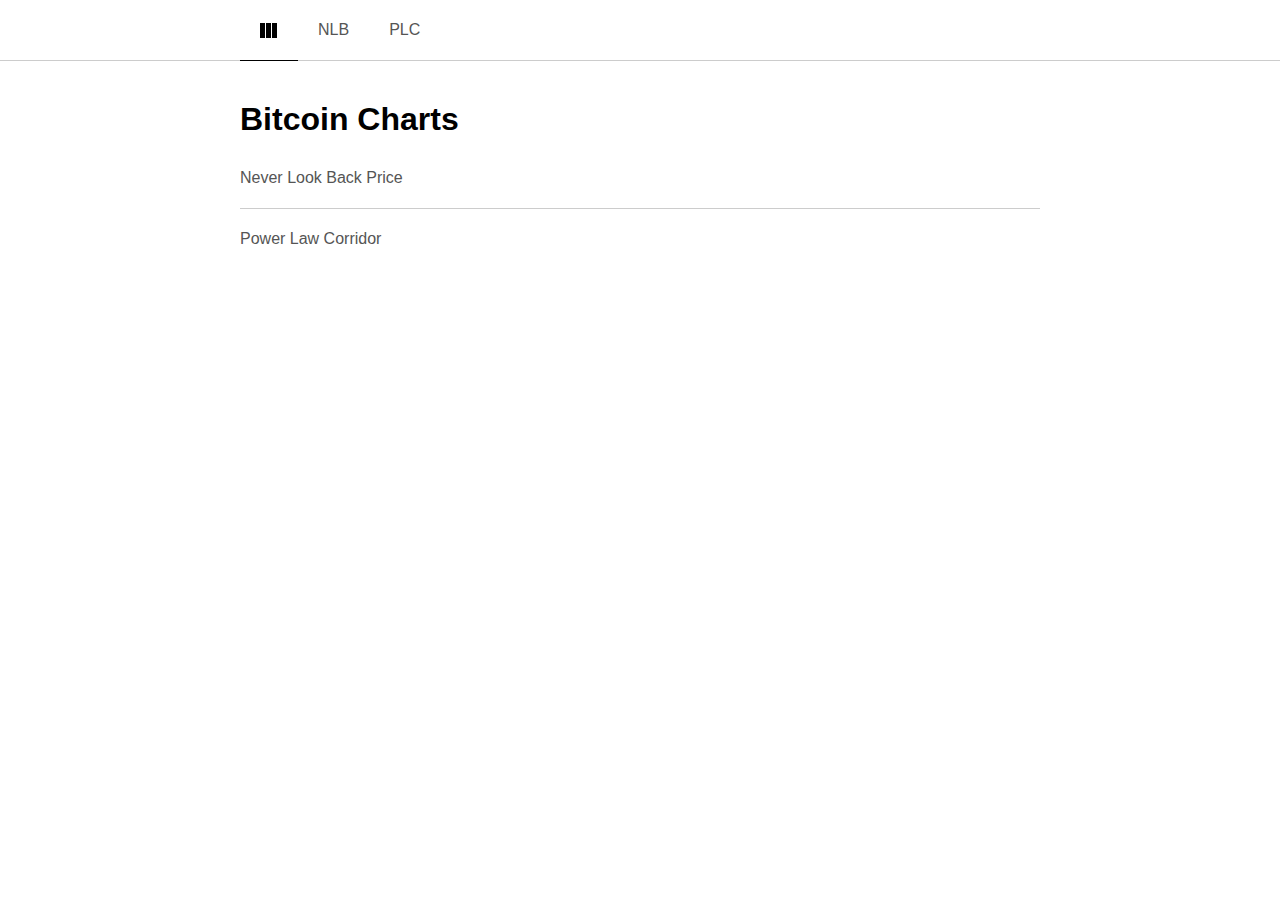
<file: index.html>
<html>
  <head>
    <title>Bitcoin Charts</title>
    <meta name="viewport" content="width=device-width, initial-scale=1.0">
    <link rel="shortcut icon" href="images/chart-icon.png" />
    <link rel="stylesheet" type="text/css" href="css/index.css"/>
    <link rel="stylesheet" type="text/css" href="css/responsive.css"/>
    <link rel="stylesheet" type="text/css" href="css/home.css"/>
    <!-- Global site tag (gtag.js) - Google Analytics -->
    <script async src="https://www.googletagmanager.com/gtag/js?id=UA-152601513-2"></script>
    <script>
      window.dataLayer = window.dataLayer || [];
      function gtag(){dataLayer.push(arguments);}
      gtag('js', new Date());
      gtag('config', 'UA-152601513-2');
    </script>
  </head>
  <body>
    <div class="nav-wrap">
      <div class="nav">
        <a class="home selected" href="/">
          <span></span>
          <span></span>
          <span></span>
        </a>
        <a href="/nlb.html">NLB</a>
        <a href="/plc.html">PLC</a>
        <!-- <a href="/stock-to-flow.html">Stock to Flow</a> -->
      </div>
    </div>
    <div class="content">
      <h1>Bitcoin Charts</h1>
      <div class="links">
        <a href="/nlb.html">Never Look Back Price</a>
        <a href="/plc.html">Power Law Corridor</a>
        <!-- <a href="/stock-to-flow.html">Stock to Flow</a> -->
      </div>
    </div>
  </body>
</html>
</file>
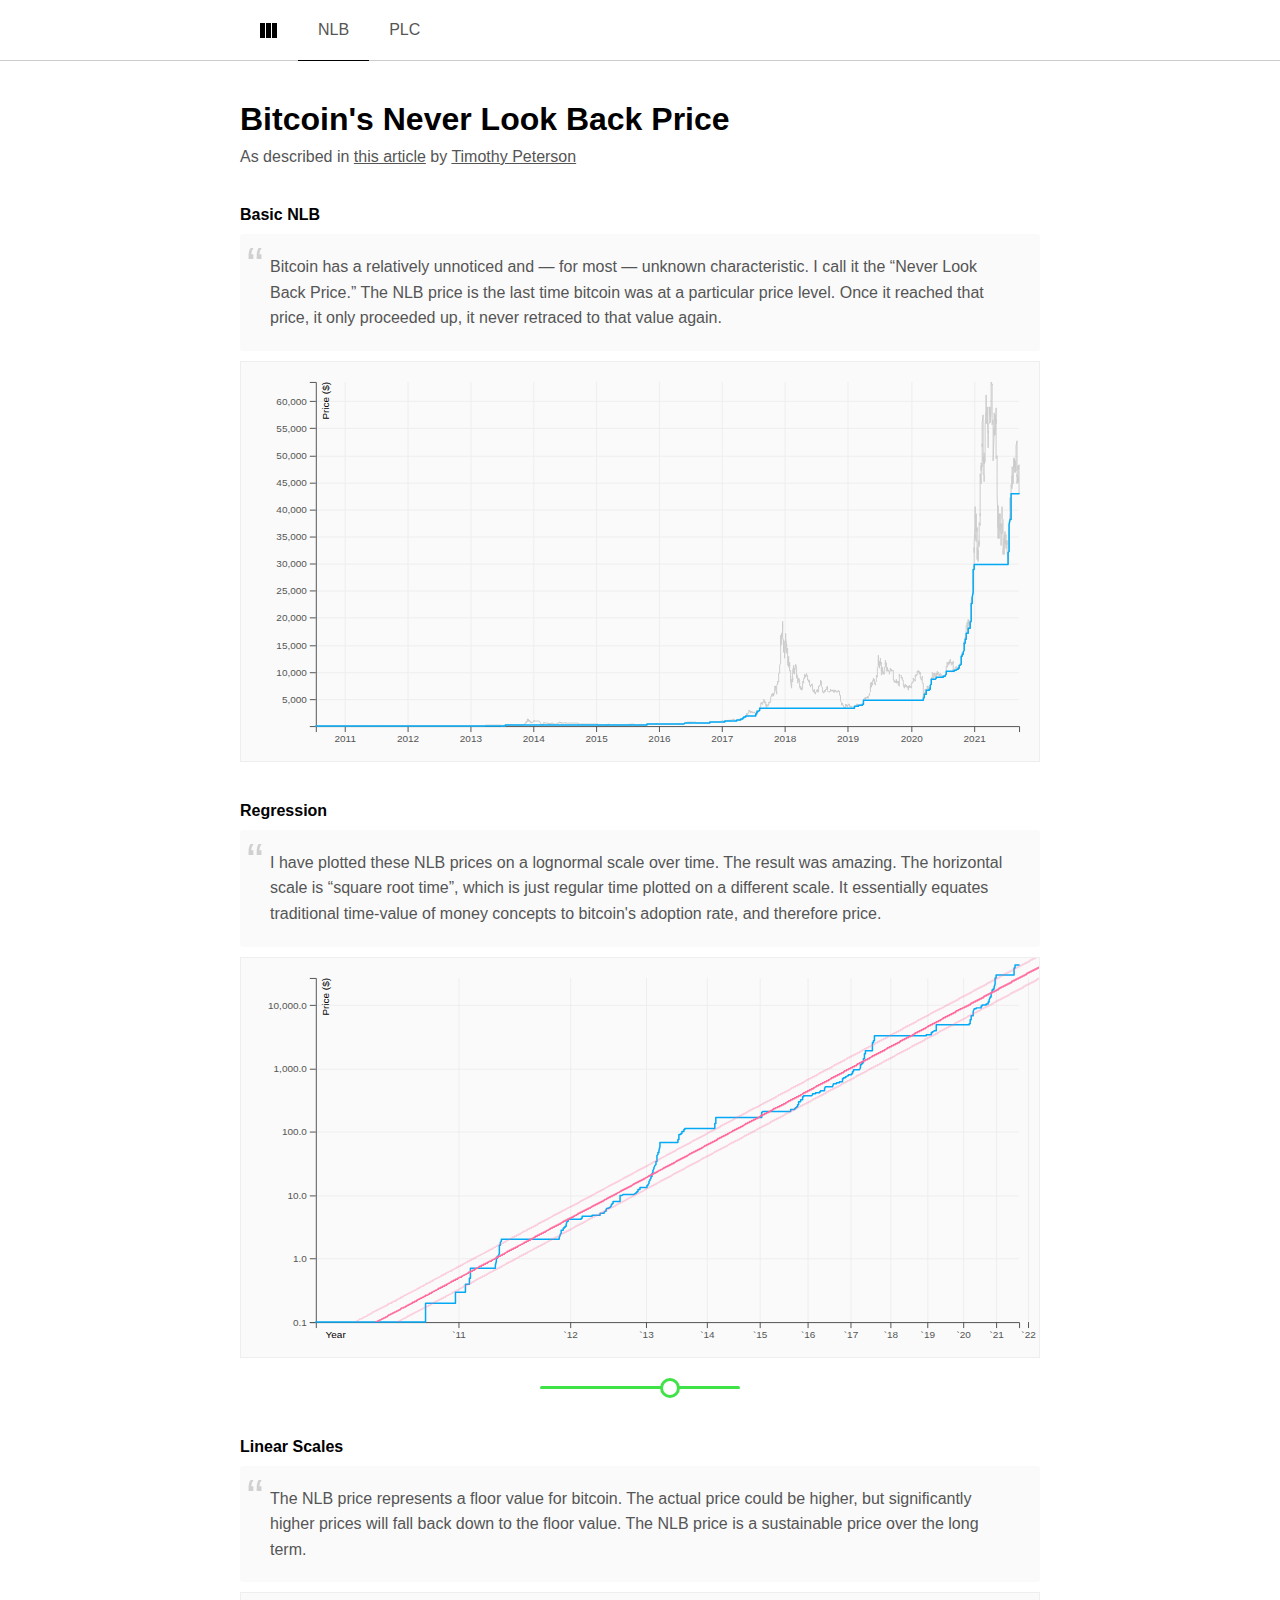
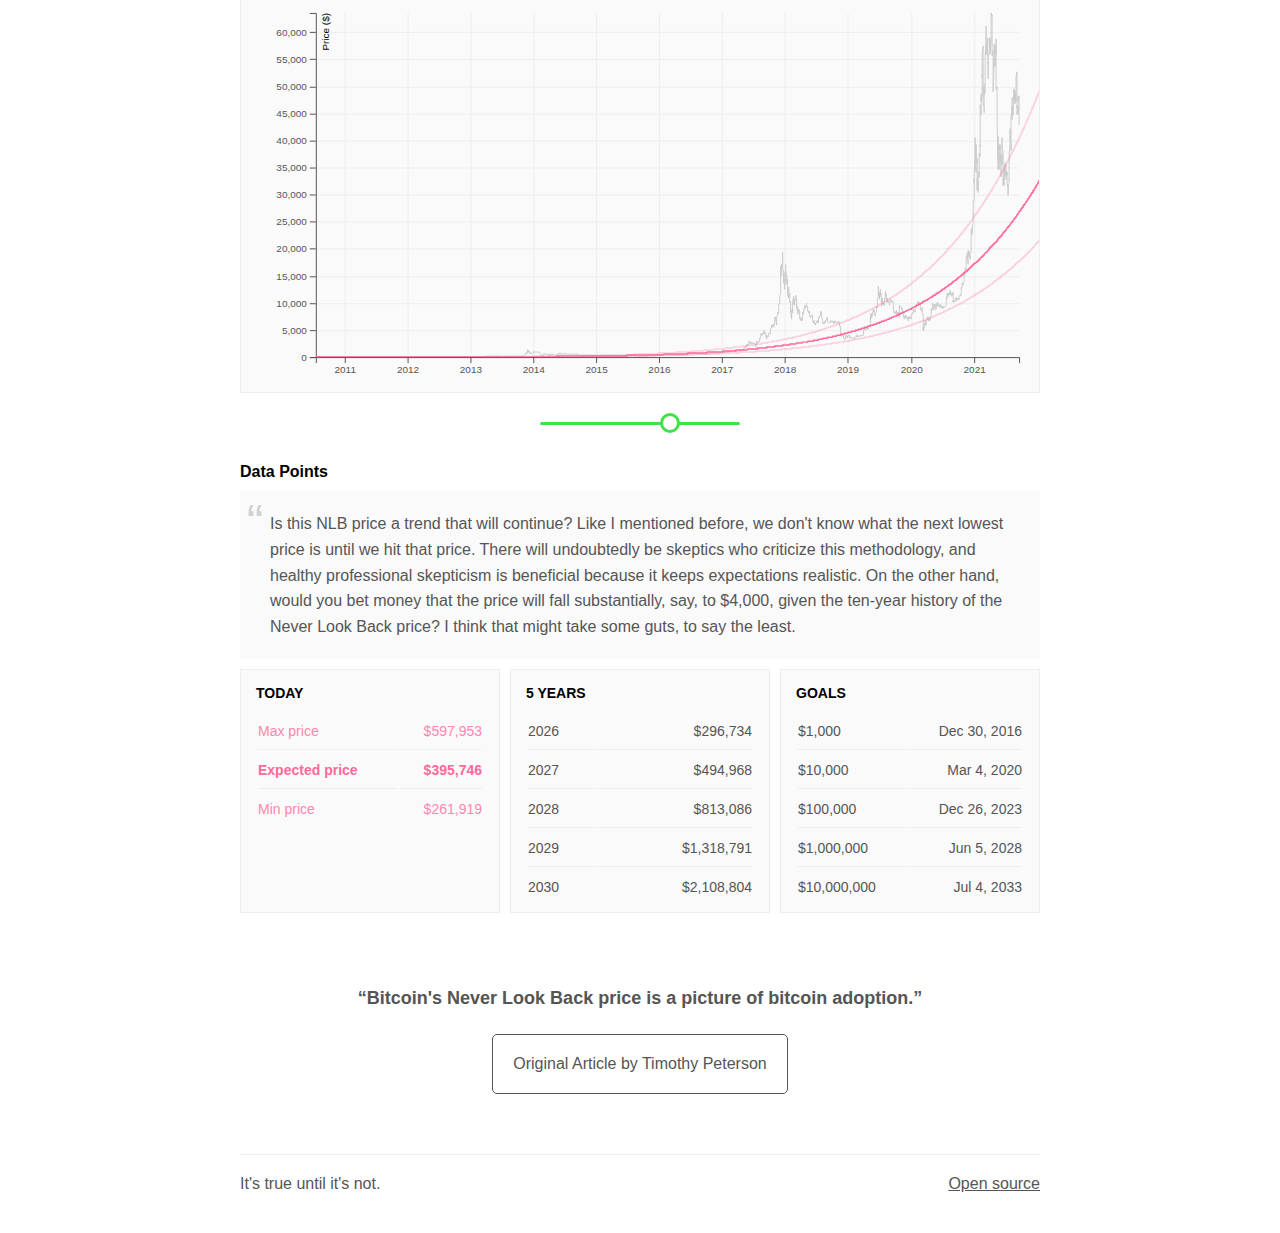
<file: nlb.html>
<html>
  <head>
    <title>Bitcoin - Never Look Back Price (NLB) Charts</title>
    <meta name="viewport" content="width=device-width, initial-scale=1.0">
    <link rel="shortcut icon" href="images/chart-icon.png" />
    <link rel="stylesheet" type="text/css" href="css/index.css"/>
    <link rel="stylesheet" type="text/css" href="css/responsive.css"/>
    <!-- Global site tag (gtag.js) - Google Analytics -->
    <script async src="https://www.googletagmanager.com/gtag/js?id=UA-152601513-2"></script>
    <script>
      window.dataLayer = window.dataLayer || [];
      function gtag(){dataLayer.push(arguments);}
      gtag('js', new Date());
      gtag('config', 'UA-152601513-2');
    </script>
  </head>
  <body>
    <div class="nav-wrap">
      <div class="nav">
        <a class="home" href="/">
          <span></span>
          <span></span>
          <span></span>
        </a>
        <a class="selected" href="/nlb.html">NLB</a>
        <a href="/plc.html">PLC</a>
        <!-- <a href="/stock-to-flow.html">Stock to Flow</a> -->
      </div>
    </div>
    <div class="content">
      <h1>Bitcoin's Never Look Back Price</h1>
      <p class="intro">
        As described in
        <!-- <a href="https://medium.com/@cane.island/why-bitcoin-is-never-looking-back-f06ab333742e">this Medium article</a> -->
        <!-- <a href="https://www.caneislandcrypto.com/blog/2019/10/5/why-bitcoin-is-never-looking-back">this article</a> -->
        <a href="https://static1.squarespace.com/static/5d580747908cdc0001e6792d/t/5e93243abadd4454b360bf18/1586701372057/research+note+4.12.pdf">this article</a>
        by
        <a href="https://twitter.com/nsquaredcrypto">Timothy Peterson</a>
      </p>

      <div id="basic">
        <div class="chart-header">
          <h2>Basic NLB</h2>
          <div class="chart-data chart-data-top">
            <div class="date"></div>
            <div>
              Price: <span class="price"></span>
              NLB: <span class="forward-minimum"></span>
            </div>
          </div>
        </div>
        <div class="description">
          <div class="quote">&ldquo;</div>
          <div class="inner">
            <p>
              Bitcoin has a relatively unnoticed and &mdash; for most &mdash; unknown
              characteristic. I call it the &ldquo;Never Look Back Price.&rdquo; The NLB price is
              the last time bitcoin was at a particular price level. Once it reached
              that price, it only proceeded up, it never retraced to that value
              again.
            </p>
          </div>
        </div>
        <div class="chart-wrapper">
          <table class="chart-data chart-data-overlay">
            <tr>
              <td>Date</td>
              <td class="date"></td>
            </tr>
            <tr>
              <td>Price</td>
              <td class="price"></td>
            </tr>
            <tr>
              <td>NLB</td>
              <td class="forward-minimum"></td>
            </tr>
          </table>
          <div id="basic_chart" class="chart">
            <div class="chart-loading">
              <div>Loading&hellip;</div>
            </div>
          </div>
        </div>
      </div>

      <div id="regression">
        <div class="chart-header">
          <h2>Regression</h2>
          <div class="chart-data chart-data-top">
            <div class="date"></div>
            <div>
              NLB: <span class="forward-minimum"></span>
              Max: <span class="deviation d-max"></span>
              Expected: <span class="expected"></span>
              Min: <span class="deviation d-min"></span>
            </div>
          </div>
        </div>
        <div class="description">
          <div class="quote">&ldquo;</div>
          <div class="inner">
            <p>
              I have plotted these NLB prices on a lognormal scale over
              time. The result was amazing. The horizontal scale is &ldquo;square root
              time&rdquo;, which is just regular time plotted on a different scale. It
              essentially equates traditional time-value of money concepts to
              bitcoin's adoption rate, and therefore price.
            </p>
          </div>
        </div>
        <div class="chart-wrapper">
          <table class="chart-data chart-data-overlay">
            <tr>
              <td>Date</td>
              <td class="date"></td>
            </tr>
            <tr>
              <td>NLB</td>
              <td class="forward-minimum"></td>
            </tr>
            <tr>
              <td>Max</td>
              <td class="deviation d-max"></td>
            </tr>
            <tr>
              <td>Expected</td>
              <td class="expected"></td>
            </tr>
            <tr>
              <td>Min</td>
              <td class="deviation d-min"></td>
            </tr>
          </table>
          <div id="regression_chart" class="chart">
            <div class="chart-loading">
              <div>Loading&hellip;</div>
            </div>
          </div>
        </div>
        <div class="slider-container">
          <input type="range" id="regression_chart_range" class="chart-range" min="0" max="150" value="100">
        </div>
      </div>

      <div id="extrapolation">
        <div class="chart-header">
          <h2>Linear Scales</h2>
          <div class="chart-data chart-data-top">
            <div class="date"></div>
            <div>
              Price: <span class="price"></span>
              Max: <span class="deviation d-max"></span>
              Expected: <span class="expected"></span>
              Min: <span class="deviation d-min"></span>
            </div>
          </div>
        </div>
        <div class="description">
          <div class="quote">&ldquo;</div>
          <div class="inner">
            <p>
              The NLB price represents a floor value for bitcoin. The actual
              price could be higher, but significantly higher prices will fall
              back down to the floor value. The NLB price is a sustainable price
              over the long term.
            </p>
          </div>
        </div>
        <div class="chart-wrapper">
          <table class="chart-data chart-data-overlay">
            <tr>
              <td>Date</td>
              <td class="date"></td>
            </tr>
            <tr>
              <td>Price</td>
              <td class="price"></td>
            </tr>
            <tr>
              <td>Max</td>
              <td class="deviation d-max"></td>
            </tr>
            <tr>
              <td>Expected</td>
              <td class="expected"></td>
            </tr>
            <tr>
              <td>Min</td>
              <td class="deviation d-min"></td>
            </tr>
          </table>
          <div id="extrapolation_chart" class="chart">
            <div class="chart-loading">
              <div>Loading&hellip;</div>
            </div>
          </div>
        </div>
        <div class="slider-container">
          <input type="range" id="extrapolation_chart_range" class="chart-range" min="0" max="150" value="100">
        </div>
      </div>

      <h2>Data Points</h2>
      <div class="description">
        <div class="quote">&ldquo;</div>
        <div class="inner">
          <p>
            Is this NLB price a trend that will continue? Like I mentioned
            before, we don't know what the next lowest price is until we hit
            that price. There will undoubtedly be skeptics who criticize this
            methodology, and healthy professional skepticism is beneficial
            because it keeps expectations realistic. On the other hand, would
            you bet money that the price will fall substantially, say, to
            $4,000, given the ten-year history of the Never Look Back price? I
            think that might take some guts, to say the least.
          </p>
        </div>
      </div>
      <div class="data-points">
        <div>
          <h3>Today</h3>
          <table>
            <tr class="deviation">
              <td>Max price</td>
              <td id="today_max"></td>
            </tr>
            <tr class="expected">
              <td>Expected price</td>
              <td id="today_expected"></td>
            </tr>
            <tr class="deviation">
              <td>Min price</td>
              <td id="today_min"></td>
            </tr>
          </table>
        </div>
        <div>
          <h3>5 Years</h3>
          <table id="year_data_points"></table>
        </div>
        <div>
          <h3>Goals</h3>
          <table id="magnitude_data_points"></table>
        </div>
      </div>

      <div class="credits">
        <p class="last-line">
          &ldquo;Bitcoin's Never Look Back price is a picture of bitcoin adoption.&rdquo;
        </p>
        <a class="original-article" href="https://static1.squarespace.com/static/5d580747908cdc0001e6792d/t/5e93243abadd4454b360bf18/1586701372057/research+note+4.12.pdf">
          Original Article by Timothy Peterson
        </a>
      </div>

      <div class="footer">
        <p class="true-til-not">
          It's true until it's not.
          <span class="take-a-while">But that might take a while.</span>
        </p>
        <p><a href="https://github.com/cilphex/bitcoin-never-look-back">Open source</a></p>
      </div>
    </div>
  </body>

  <script type="module" src="js/charts/nlb/index.js"></script>
</html>
</file>
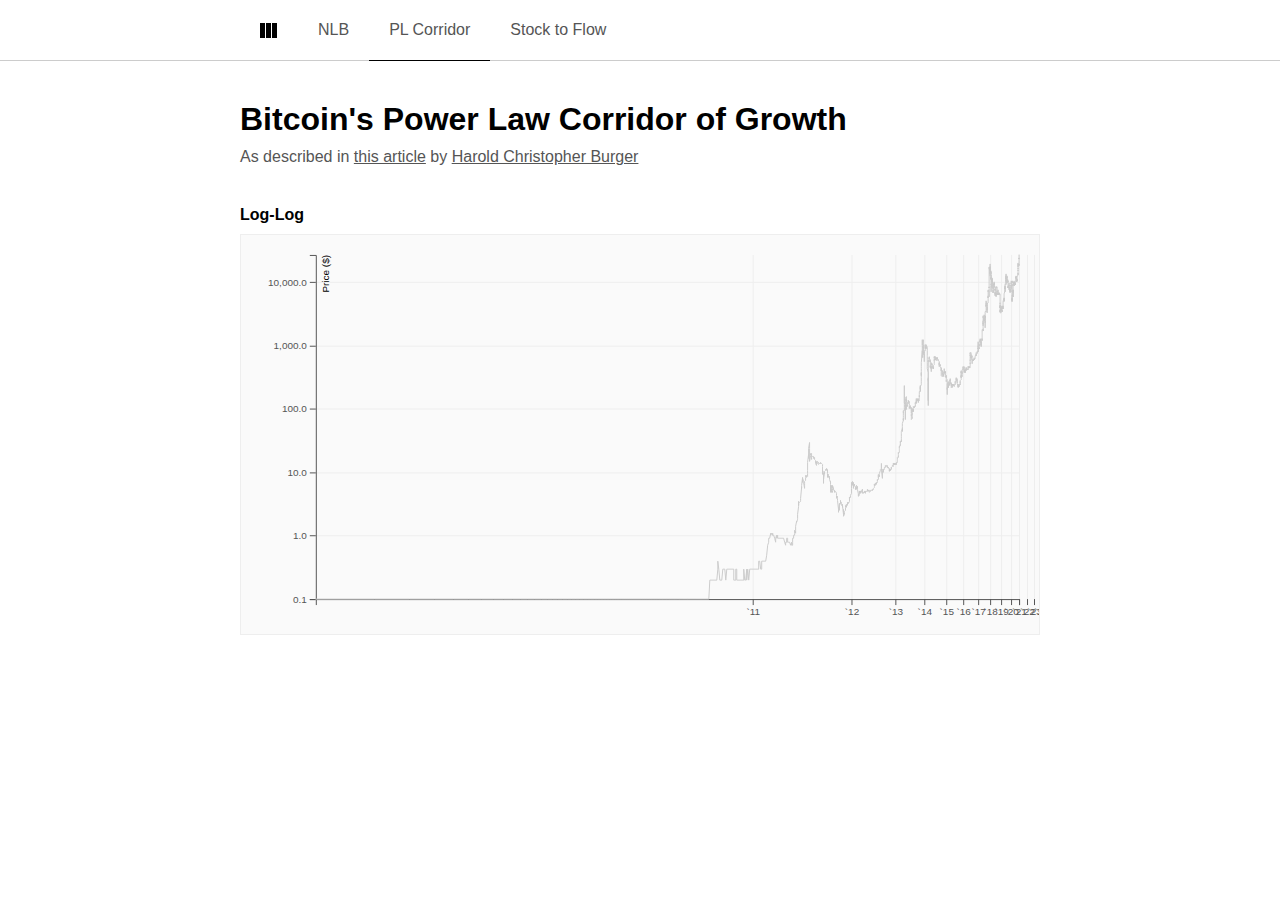
<file: pl-corridor.html>
<html>
  <head>
    <title>Bitcoin - Power Law Corridor Charts</title>
    <meta name="viewport" content="width=device-width, initial-scale=1.0">
    <link rel="shortcut icon" href="images/chart-icon.png" />
    <link rel="stylesheet" type="text/css" href="css/index.css"/>
    <link rel="stylesheet" type="text/css" href="css/responsive.css"/>
    <link rel="stylesheet" type="text/css" href="css/home.css"/>
    <!-- Global site tag (gtag.js) - Google Analytics -->
    <script async src="https://www.googletagmanager.com/gtag/js?id=UA-152601513-2"></script>
    <script>
      window.dataLayer = window.dataLayer || [];
      function gtag(){dataLayer.push(arguments);}
      gtag('js', new Date());
      gtag('config', 'UA-152601513-2');
    </script>
  </head>
  <body>
    <div class="nav-wrap">
      <div class="nav">
        <a class="home" href="/">
          <span></span>
          <span></span>
          <span></span>
        </a>
        <a href="/nlb.html">NLB</a>
        <a class="selected" href="/pl-corridor.html">PL Corridor</a>
        <a href="/stock-to-flow.html">Stock to Flow</a>
      </div>
    </div>
    <div class="content">
      <h1>Bitcoin's Power Law Corridor of Growth</h1>
      <p class="intro">
        As described in
        <a href="https://medium.com/coinmonks/bitcoins-natural-long-term-power-law-corridor-of-growth-649d0e9b3c94">this article</a>
        by
        <a href="https://twitter.com/hcburger1">Harold Christopher Burger</a>
      </p>

      <div id="basic">
        <div class="chart-header">
          <h2>Log-Log</h2>
        </div>
        <div class="chart-wrapper">
          <div id="basic_chart" class="chart">
            <div class="chart-loading">
              <div>Loading&hellip;</div>
            </div>
          </div>
        </div>
      </div>
    </div>
  </body>

  <script type="module" src="js/pl-index.js"></script>
</html>
</file>
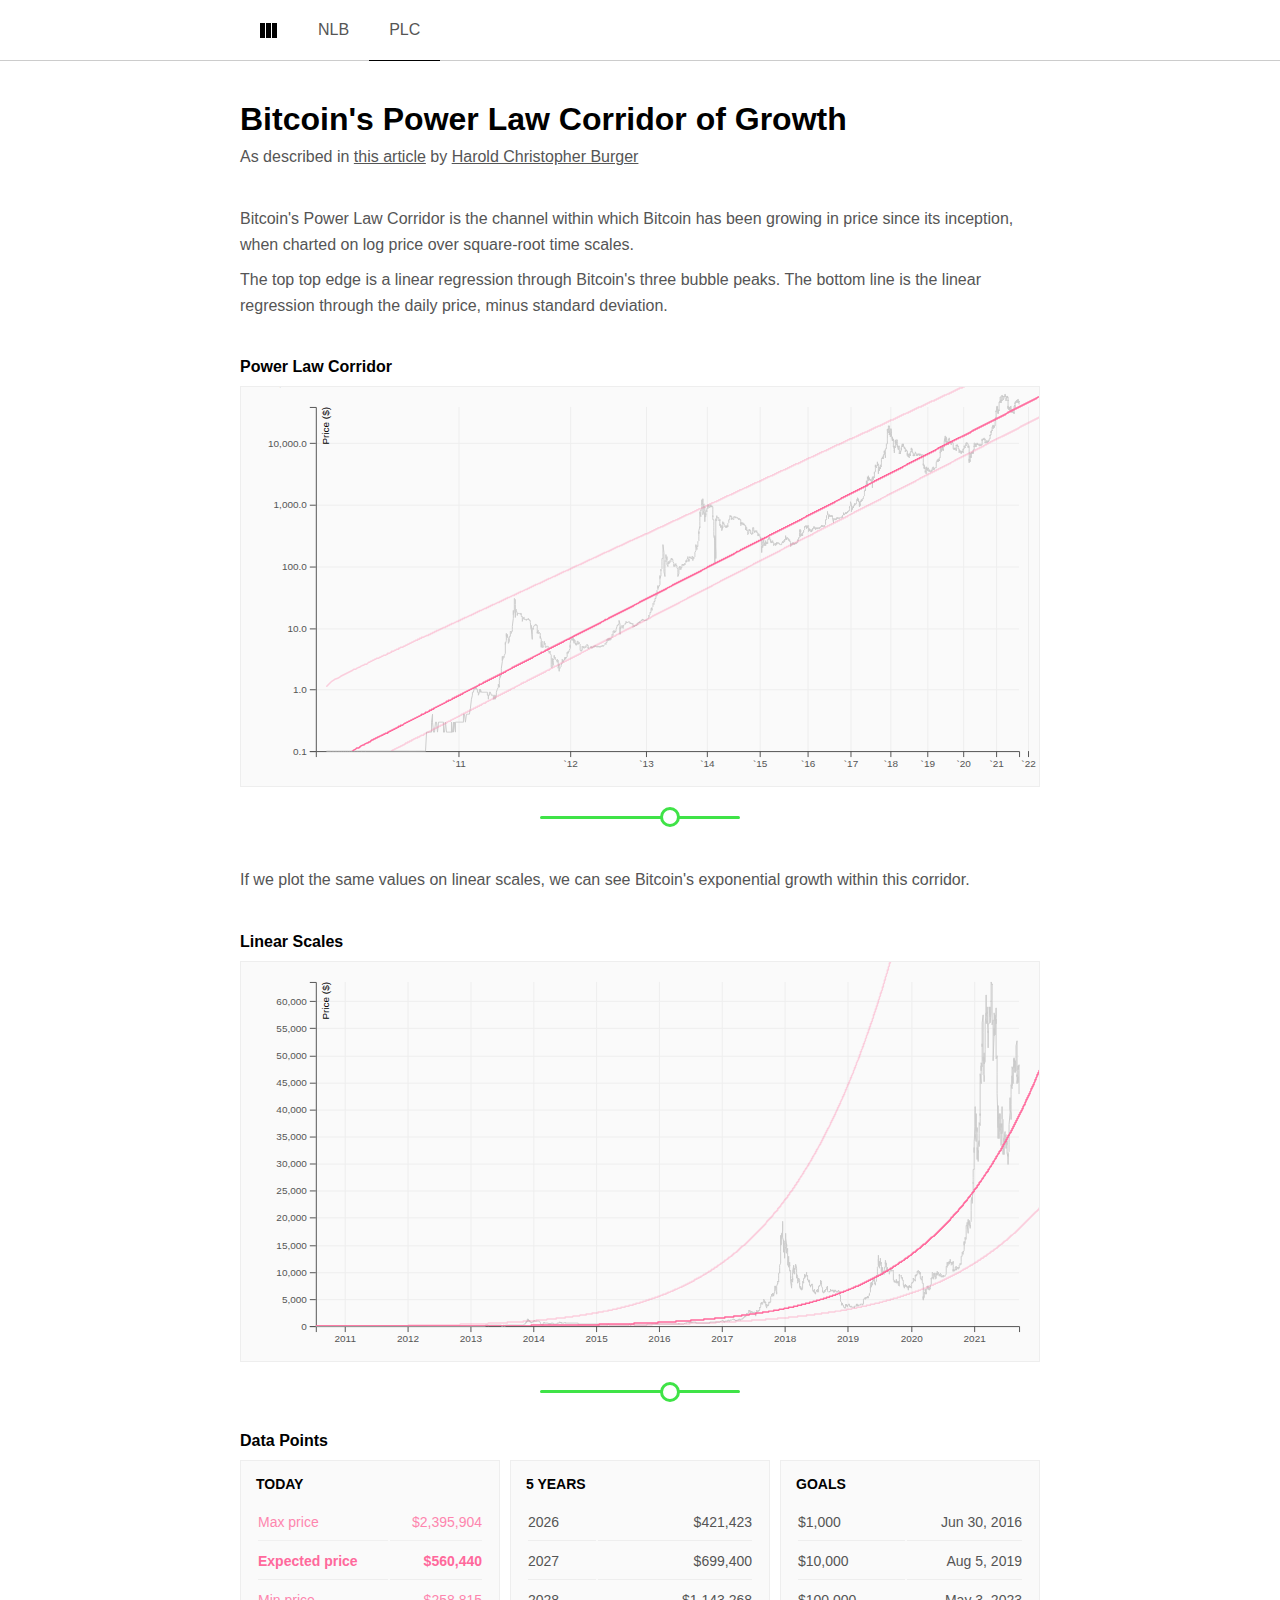
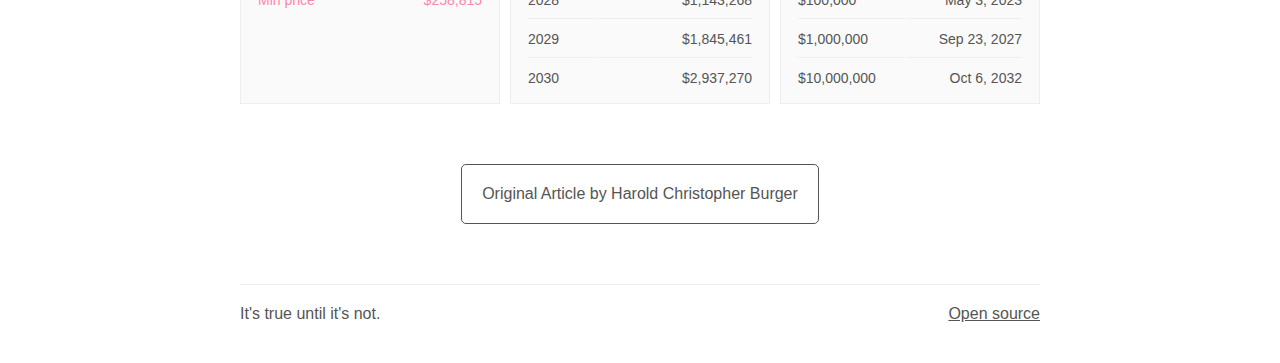
<file: plc.html>
<html>
  <head>
    <title>Bitcoin - Power Law Corridor Charts</title>
    <meta name="viewport" content="width=device-width, initial-scale=1.0">
    <link rel="shortcut icon" href="images/chart-icon.png" />
    <link rel="stylesheet" type="text/css" href="css/index.css"/>
    <link rel="stylesheet" type="text/css" href="css/responsive.css"/>
    <link rel="stylesheet" type="text/css" href="css/home.css"/>
    <!-- Global site tag (gtag.js) - Google Analytics -->
    <script async src="https://www.googletagmanager.com/gtag/js?id=UA-152601513-2"></script>
    <script>
      window.dataLayer = window.dataLayer || [];
      function gtag(){dataLayer.push(arguments);}
      gtag('js', new Date());
      gtag('config', 'UA-152601513-2');
    </script>
  </head>
  <body>
    <div class="nav-wrap">
      <div class="nav">
        <a class="home" href="/">
          <span></span>
          <span></span>
          <span></span>
        </a>
        <a href="/nlb.html">NLB</a>
        <a class="selected" href="/plc.html">PLC</a>
        <!-- <a href="/stock-to-flow.html">Stock to Flow</a> -->
      </div>
    </div>
    <div class="content">
      <h1>Bitcoin's Power Law Corridor of Growth</h1>
      <p class="intro">
        As described in
        <a href="https://medium.com/coinmonks/bitcoins-natural-long-term-power-law-corridor-of-growth-649d0e9b3c94">this article</a>
        by
        <a href="https://twitter.com/hcburger1">Harold Christopher Burger</a>
      </p>

      <div class="text-block">
        <p>Bitcoin's Power Law Corridor is the channel within which Bitcoin has
        been growing in price since its inception, when charted on log price
        over square-root time scales.</p>

        <p>The top top edge is a linear regression through Bitcoin's three bubble
        peaks. The bottom line is the linear regression through the daily price,
        minus standard deviation.</p>
      </div>

      <div id="basic">
        <div class="chart-header">
          <h2>Power Law Corridor</h2>
          <div class="chart-data chart-data-top">
            <div class="date"></div>
            <div>
              Price: <span class="price"></span>
              Max: <span class="deviation d-max"></span>
              Expected: <span class="expected"></span>
              Min: <span class="deviation d-min"></span>
            </div>
          </div>
        </div>
        <div class="chart-wrapper">
          <table class="chart-data chart-data-overlay">
            <tr>
              <td>Date</td>
              <td class="date"></td>
            </tr>
            <tr>
              <td>Price</td>
              <td class="price"></td>
            </tr>
            <tr>
              <td>Max</td>
              <td class="deviation d-max"></td>
            </tr>
            <tr>
              <td>Expected</td>
              <td class="expected"></td>
            </tr>
            <tr>
              <td>Min</td>
              <td class="deviation d-min"></td>
            </tr>
          </table>
          <div id="basic_chart" class="chart">
            <div class="chart-loading">
              <div>Loading&hellip;</div>
            </div>
          </div>
        </div>
        <div class="slider-container">
          <input type="range" id="basic_chart_range" class="chart-range" min="0" max="150" value="100">
        </div>
      </div>

      <div class="text-block">
        <p>If we plot the same values on linear scales, we can see Bitcoin's
        exponential growth within this corridor.</p>
      </div>

      <div id="extrapolation">
        <div class="chart-header">
          <h2>Linear Scales</h2>
          <div class="chart-data chart-data-top">
            <div class="date"></div>
            <div>
              Price: <span class="price"></span>
              Max: <span class="deviation d-max"></span>
              Expected: <span class="expected"></span>
              Min: <span class="deviation d-min"></span>
            </div>
          </div>
        </div>
        <div class="chart-wrapper">
          <table class="chart-data chart-data-overlay">
            <tr>
              <td>Date</td>
              <td class="date"></td>
            </tr>
            <tr>
              <td>Price</td>
              <td class="price"></td>
            </tr>
            <tr>
              <td>Max</td>
              <td class="deviation d-max"></td>
            </tr>
            <tr>
              <td>Expected</td>
              <td class="expected"></td>
            </tr>
            <tr>
              <td>Min</td>
              <td class="deviation d-min"></td>
            </tr>
          </table>
          <div id="extrapolation_chart" class="chart">
            <div class="chart-loading">
              <div>Loading&hellip;</div>
            </div>
          </div>
        </div>
        <div class="slider-container">
          <input type="range" id="extrapolation_chart_range" class="chart-range" min="0" max="150" value="100">
        </div>
      </div>

      <h2>Data Points</h2>
      <div class="data-points">
        <div>
          <h3>Today</h3>
          <table>
            <tr class="deviation">
              <td>Max price</td>
              <td id="today_max"></td>
            </tr>
            <tr class="expected">
              <td>Expected price</td>
              <td id="today_expected"></td>
            </tr>
            <tr class="deviation">
              <td>Min price</td>
              <td id="today_min"></td>
            </tr>
          </table>
        </div>
        <div>
          <h3>5 Years</h3>
          <table id="year_data_points"></table>
        </div>
        <div>
          <h3>Goals</h3>
          <table id="magnitude_data_points"></table>
        </div>
      </div>

      <div class="credits">
        <a class="original-article" href="https://medium.com/coinmonks/bitcoins-natural-long-term-power-law-corridor-of-growth-649d0e9b3c94">
          Original Article by Harold Christopher Burger
        </a>
      </div>

      <div class="footer">
        <p class="true-til-not">
          It's true until it's not.
          <span class="take-a-while">But that might take a while.</span>
        </p>
        <p><a href="https://github.com/cilphex/bitcoin-never-look-back">Open source</a></p>
      </div>
    </div>
  </body>

  <script type="module" src="js/charts/plc/index.js"></script>
</html>
</file>
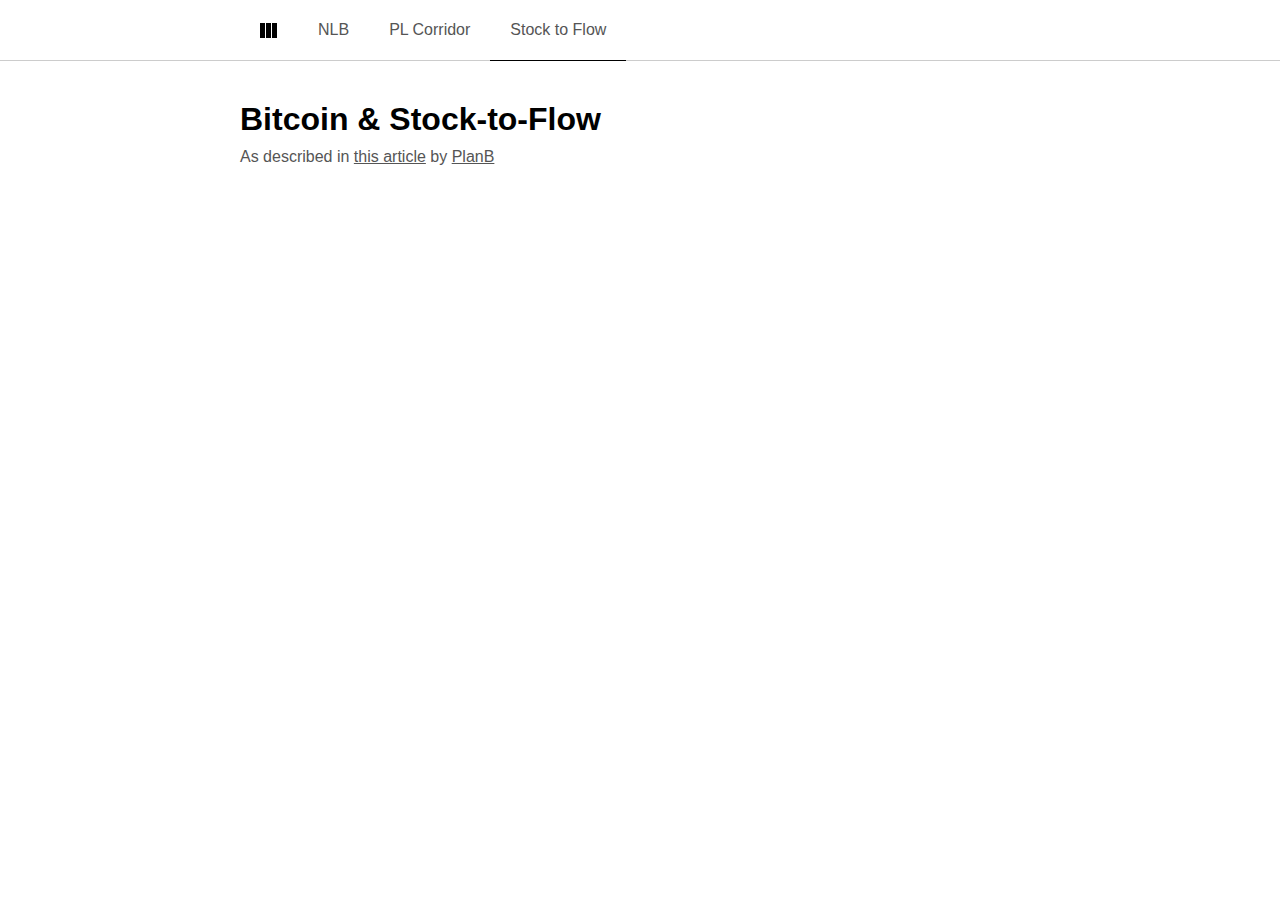
<file: stock-to-flow.html>
<html>
  <head>
    <title>Bitcoin - Stock to Flow Charts</title>
    <meta name="viewport" content="width=device-width, initial-scale=1.0">
    <link rel="shortcut icon" href="images/chart-icon.png" />
    <link rel="stylesheet" type="text/css" href="css/index.css"/>
    <link rel="stylesheet" type="text/css" href="css/responsive.css"/>
    <link rel="stylesheet" type="text/css" href="css/home.css"/>
    <!-- Global site tag (gtag.js) - Google Analytics -->
    <script async src="https://www.googletagmanager.com/gtag/js?id=UA-152601513-2"></script>
    <script>
      window.dataLayer = window.dataLayer || [];
      function gtag(){dataLayer.push(arguments);}
      gtag('js', new Date());
      gtag('config', 'UA-152601513-2');
    </script>
  </head>
  <body>
    <div class="nav-wrap">
      <div class="nav">
        <a class="home" href="/">
          <span></span>
          <span></span>
          <span></span>
        </a>
        <a href="/nlb.html">NLB</a>
        <a href="/plc.html">PL Corridor</a>
        <a class="selected" href="/stock-to-flow.html">Stock to Flow</a>
      </div>
    </div>
    <div class="content">
      <h1>Bitcoin & Stock-to-Flow</h1>
      <p class="intro">
        As described in
        <a href="https://medium.com/@100trillionUSD/modeling-bitcoins-value-with-scarcity-91fa0fc03e25">this article</a>
        by
        <a href="https://twitter.com/100trillionusd">PlanB</a>
      </p>

    </div>
  </body>
</html>
</file>
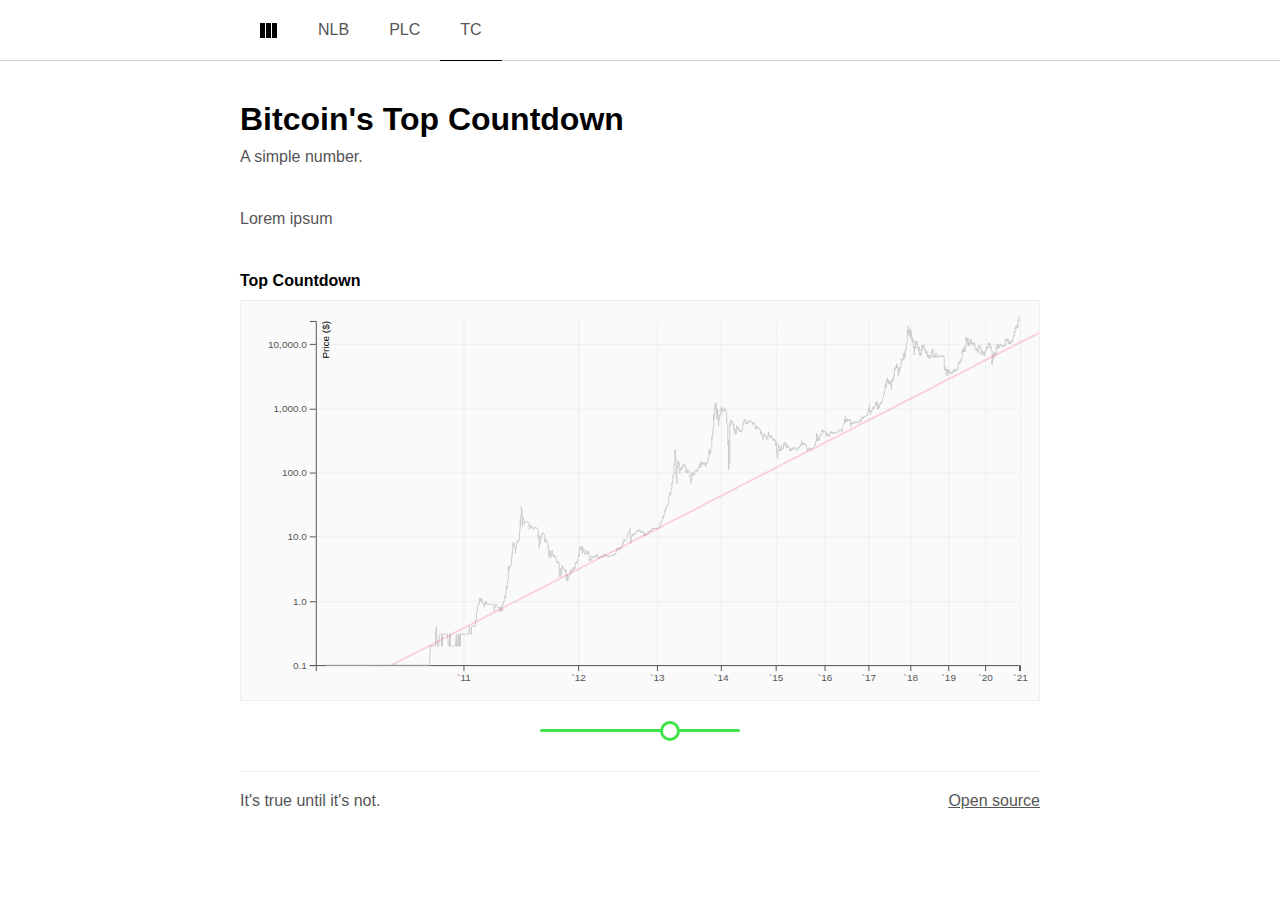
<file: tc.html>
<html>
  <head>
    <title>Bitcoin - Top Countdown (TC) Chart</title>
    <meta name="viewport" content="width=device-width, initial-scale=1.0">
    <link rel="shortcut icon" href="images/chart-icon.png" />
    <link rel="stylesheet" type="text/css" href="css/index.css"/>
    <link rel="stylesheet" type="text/css" href="css/responsive.css"/>
    <!-- Global site tag (gtag.js) - Google Analytics -->
    <script async src="https://www.googletagmanager.com/gtag/js?id=UA-152601513-2"></script>
    <script>
      window.dataLayer = window.dataLayer || [];
      function gtag(){dataLayer.push(arguments);}
      gtag('js', new Date());
      gtag('config', 'UA-152601513-2');
    </script>
  </head>
  <body>
    <div class="nav-wrap">
      <div class="nav">
        <a class="home" href="/">
          <span></span>
          <span></span>
          <span></span>
        </a>
        <a href="/nlb.html">NLB</a>
        <a href="/plc.html">PLC</a>
        <a class="selected" href="/tc.html">TC</a>
        <!-- <a href="/stock-to-flow.html">Stock to Flow</a> -->
      </div>
    </div>
    <div class="content">
      <h1>Bitcoin's Top Countdown</h1>
      <p class="intro">
        A simple number.
      </p>

      <div class="text-block">
        <p>Lorem ipsum</p>
      </div>

      <div id="basic">
        <div class="chart-header">
          <h2>Top Countdown</h2>
          <div class="chart-data chart-data-top">
            <div class="date"></div>
            <div>
              Price: <span class="price"></span>
              Max: <span class="deviation d-max"></span>
              Expected: <span class="expected"></span>
              Min: <span class="deviation d-min"></span>
            </div>
          </div>
        </div>
        <div class="chart-wrapper">
          <table class="chart-data chart-data-overlay">
            <tr>
              <td>Date</td>
              <td class="date"></td>
            </tr>
            <tr>
              <td>Price</td>
              <td class="price"></td>
            </tr>
            <tr>
              <td>Max</td>
              <td class="deviation d-max"></td>
            </tr>
            <tr>
              <td>Expected</td>
              <td class="expected"></td>
            </tr>
            <tr>
              <td>Min</td>
              <td class="deviation d-min"></td>
            </tr>
          </table>
          <div id="basic_chart" class="chart">
            <div class="chart-loading">
              <div>Loading&hellip;</div>
            </div>
          </div>
        </div>
        <div class="slider-container">
          <input type="range" id="basic_chart_range" class="chart-range" min="0" max="150" value="100">
        </div>
      </div>

      <div class="footer">
        <p class="true-til-not">
          It's true until it's not.
          <span class="take-a-while">But that might take a while.</span>
        </p>
        <p><a href="https://github.com/cilphex/bitcoin-never-look-back">Open source</a></p>
      </div>
    </div>
  </body>

  <script type="module" src="js/charts/tc/index.js"></script>
</html>
</file>
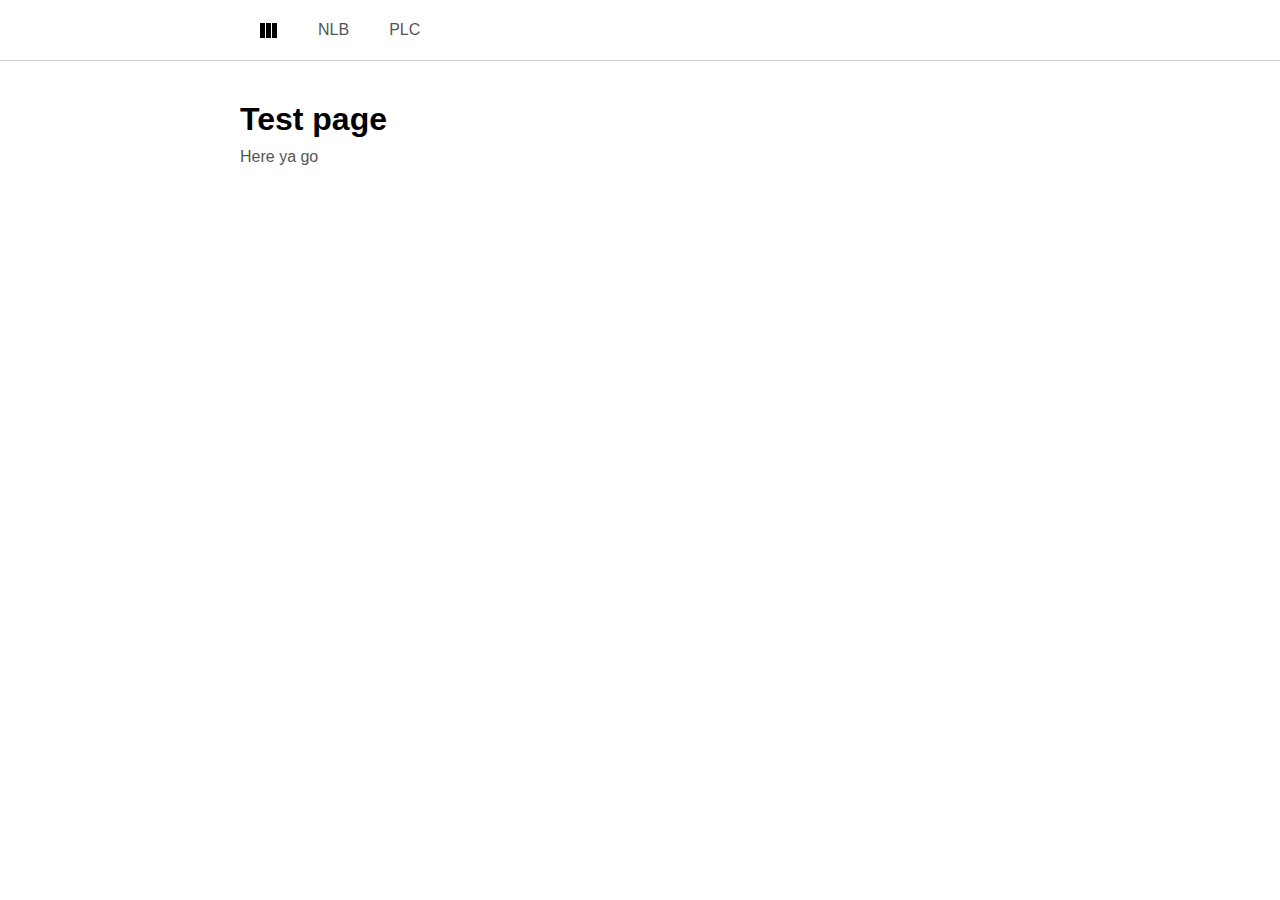
<file: test.html>
<html>
  <head>
    <title>Bitcoin - Never Look Back Price (NLB) Charts</title>
    <meta name="viewport" content="width=device-width, initial-scale=1.0">
    <link rel="shortcut icon" href="images/chart-icon.png" />
    <link rel="stylesheet" type="text/css" href="css/index.css"/>
    <link rel="stylesheet" type="text/css" href="css/responsive.css"/>
    <!-- Global site tag (gtag.js) - Google Analytics -->
    <script async src="https://www.googletagmanager.com/gtag/js?id=UA-152601513-2"></script>
    <script>
      window.dataLayer = window.dataLayer || [];
      function gtag(){dataLayer.push(arguments);}
      gtag('js', new Date());
      gtag('config', 'UA-152601513-2');
    </script>
  </head>
  <body>
    <div class="nav-wrap">
      <div class="nav">
        <a class="home" href="/">
          <span></span>
          <span></span>
          <span></span>
        </a>
        <a href="/nlb.html">NLB</a>
        <a href="/plc.html">PLC</a>
        <!-- <a href="/stock-to-flow.html">Stock to Flow</a> -->
      </div>
    </div>
    <div class="content">
      <h1>Test page</h1>
      <p class="intro">
        Here ya go
      </p>
    </div>
  </body>

  <script type="module" src="js/cloud-functions/update-history.js"></script>
</html>
</file>
<file: css/index.css>
body {
  margin: 0;
  font-family: sans-serif;
  font-size: 16px;
  color: #555;
}

a {
  color: #555;
}

a:hover {
  color: #000;
}

p {
  margin: 10px 0;
}

p.intro {
  margin-bottom: 40px;
}

hr {
  margin: 30px 0;
  background: none;
  border: none;
  border-bottom: 1px solid #eee;
}

div.nav-wrap {
  border-bottom: 1px solid #ccc;
}

div.nav {
  display: flex;
  max-width: 800px;
  margin: 0 auto -1px;
}

div.nav a,
div.nav a:visited {
  display: flex;
  align-items: center;
  padding: 0 20px;
  height: 60px;
  text-decoration: none;
  border-bottom: 1px solid #ccc;
  outline: none;
}

div.nav a:hover,
div.nav a:active {
  background: #fafafa;
}

div.nav a.home {

}

div.nav a.home span {
  margin: 0 1px 0 0;
  width: 5px;
  height: 15px;
  background: #000;
}

div.nav a.selected {
  border-bottom: 1px solid #000;
}

div.content {
  margin: 0 auto;
  padding: 20px;
  max-width: 800px;
  min-width: 300px;
}

h1 {
  margin: 20px 0 10px;
  color: #000;
}

h2 {
  margin: 30px 0 10px;
  font-size: 16px;
  color: #000;
}

div.text-block {
  margin: 40px 0;
  line-height: 1.6em;
}

div.description {
  position: relative;
  font-size: 16px;
  line-height: 1.6em;
  /*border: 1px solid #ccc;*/
  background: #fafafa;
  border-radius: 3px;
}

div.description div.inner {
  padding: 10px 30px;
}

div.description div.quote {
  position: absolute;
  padding-top: 20px;
  top: 0;
  left: 0;
  width: 30px;
  text-align: center;
  font-size: 50px;
  opacity: 0.25;
}

div.credits {
  display: flex;
  flex-direction: column;
  align-items: center;
  margin: 60px 30px;
}

div.credits p.last-line {
  margin-bottom: 20px;
  font-size: 18px;
  font-weight: bold;
  line-height: 1.7em;
  text-align: center;
}

div.credits a.original-article {
  display: block;
  padding: 20px;
  text-align: center;
  text-decoration: none;
  border: 1px solid #555;
  border-radius: 5px;
  outline: none;
}

a.original-article:focus,
a.original-article:hover {
  border-color: #000;
}

div.footer {
  display: flex;
  justify-content: space-between;
  margin: 30px 0 0;
  padding: 10px 0;
  border-top: 1px solid #eee;
}

div.footer p.true-til-not span.take-a-while {
  display: none;
  color: #bbb;
}

div.footer p.true-til-not:hover span.take-a-while {
  display: inline;
}

div.chart-header {
  display: flex;
  align-items: center;
  margin: 40px 0 10px;
}

div.chart-header h2 {
  margin: 0;
}

.chart-data {
  visibility: hidden;
}

.chart-data .price {
  color: #555;
}

.chart-data .forward-minimum {
  color: #03a9f4;
}

.chart-data .expected {
  color: #ff699c;
}

.chart-data .deviation {
  color: #ff699c;
  opacity: 0.66;
}

div.chart-data-top {
  flex-grow: 1;
  display: flex;
  justify-content: space-between;
  margin-left: 20px;
  font-size: 14px;
  color: #888;
}

div.chart-data-top span {
  margin-right: 10px;
  font-weight: bold;
}

div.chart-data-top span:last-of-type {
  margin: 0;
}

div.chart-wrapper {
  position: relative;
}

table.chart-data-overlay {
  display: none;
  position: absolute;
  top: 6%;
  left: 13%;
  font-size: 12px;
}

table.chart-data-overlay td:last-child {
  padding-left: 10px;
  width: 80px;
  font-weight: bold;
  text-align: right;
}

div.chart {
  margin: 10px 0;
}

div.chart-loading {
  position: relative;
  width: 100%;
  padding-top: 50%;
  background: #fafafa;
  border: 1px solid #eee;
}

div.chart-loading div {
  position: absolute;
  top: 0;
  left: 0;
  right: 0;
  bottom: 0;
  display: flex;
  justify-content: center;
  align-items: center;
  font-size: 14px;
}

div.slider-container {
  display: flex;
  justify-content: center;
  align-items: center;
  margin: 20px 0;
  height: 20px; /* Height of the slider thumb. */
}

input.chart-range {
  -webkit-appearance: none;
  appearance: none;
  width: 200px;
  height: 3px;
  background: #00da0a;
  border-radius: 100px;
  outline: none;
  cursor: ew-resize;
  opacity: 0.75;
  outline: none;
}

input.chart-range:hover {
  /*background: #03a9f4;*/
  opacity: 1;
}

input.chart-range::-webkit-slider-thumb {
  -webkit-appearance: none;
  appearance: none;
  width: 20px;
  height: 20px;
  background: #fff;
  border: 3px solid #00da0a;
  border-radius: 100px;
}

.mouse-overlay {
  fill: none;
  /* Lets this rect detect mouseover events even though it otherwise
     wouldn't when fill=none */
  pointer-events: all;
}

.mouse-line {
  stroke: #00ffcc;
  stroke-width: 2px;
  opacity: 0.5;
}

.mouse-circle {
  r: 4;
  fill: #000;
  stroke-width: 0;
}

.mouse-circle-price {
  fill: #555;
  opacity: 0.5;
}

.mouse-circle-forward-minimum {
  fill: #03a9f4;
}

.mouse-circle-nlb,
.mouse-circle-regression {
  fill: #ff699c;
}

.mouse-circle-deviation {
  fill: #ff699c;
  opacity: 0.3;
}

.chart-svg {
  max-width: 100%;
  background: #fafafa;
  border: 1px solid #eee;
  box-sizing: border-box;
}

.grid {
  stroke-width: 0;
}

.grid line {
  stroke-width: 1px;
  stroke: #eee;
}

.axis-text {
  fill: #000;
}

.path-line {
  fill: none;
  stroke: #000;
  stroke-linejoin: round;
  stroke-linecap: round;
  stroke-width: 1.5;
}

.path-price {
  stroke: #ccc;
  stroke-width: 1;
}

.path-forward-min-price {
  stroke: #03a9f4;
}

.path-regression {
  stroke: #ff699c;
}

.path-regression-std-dev {
  stroke: #ff699c;
  opacity: 0.3;
}

div.data-points {
  display: flex;
  justify-content: space-between;
  align-items: stretch;
  margin: 10px 0;
}

div.data-points > div {
  flex-basis: 100%;
  margin-right: 10px;
  padding: 15px;
  background: #fafafa;
  border: 1px solid #eee;
}

div.data-points > div:last-child {
  margin: 0;
}

div.data-points > div h3 {
  margin: 0 0 10px;
  font-size: 14px;
  color: #000;
  text-transform: uppercase;
}

div.data-points table {
  width: 100%;
}

div.data-points tr:last-child {
  border: none;
}

div.data-points tr.expected {
  font-weight: bold;
  color: #ff699c;
}

div.data-points tr.deviation {
  color: #ff699c;
  opacity: 0.8;
}

div.data-points td {
  padding: 10px 0;
  font-size: 14px;
  text-align: right;
  border-bottom: 1px solid #eee;
}

div.data-points td:first-child {
  text-align: left;
}

div.data-points tr:last-child td {
  padding-bottom: 0;
  border: none;
}
</file>
<file: css/responsive.css>
@media (max-width: 750px) {
  div.chart-data-top {
    display: none;
  }

  table.chart-data-overlay {
    display: block;
  }
}

@media (max-width: 700px) {
  div.data-points {
    flex-direction: column;
  }

  div.data-points > div {
    flex-basis: auto;
    margin: 0 0 10px;
  }
}

@media (max-width: 500px) {
  h1 {
    margin-top: 10px;
  }

  div.content {
    margin-bottom: 0;
  }
}
</file>
<file: css/home.css>
div.links {
}

div.links a,
div.links a:visited {
  display: flex;
  align-items: center;
  height: 60px;
  text-decoration: none;
  border-bottom: 1px solid #ccc;
}

div.links a:hover,
div.links a:active {
}

div.links a:last-child {
  border-bottom: none;
}
</file>
